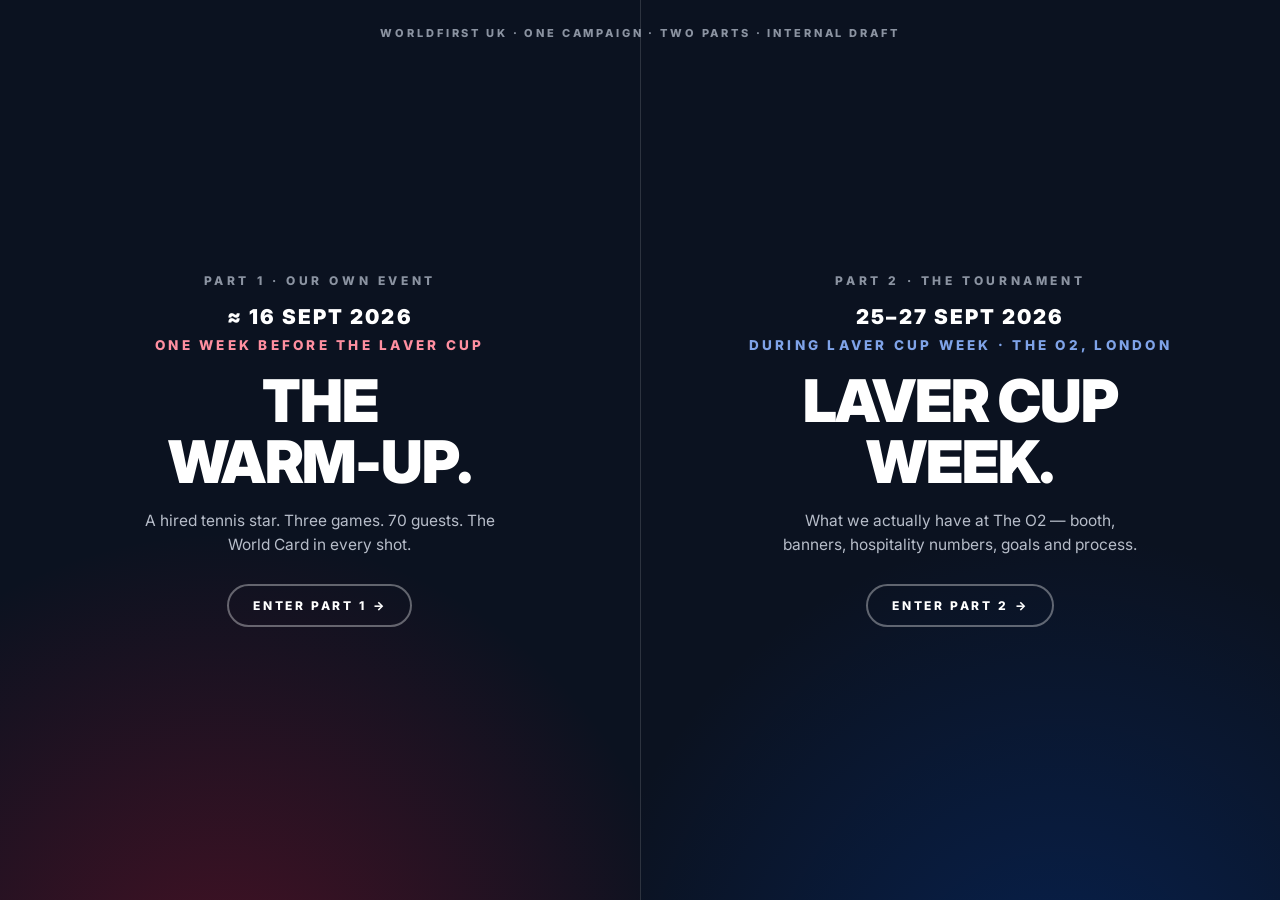
<file: index.html>
<!DOCTYPE html>
<html lang="en">
<head>
<meta charset="UTF-8">
<meta name="viewport" content="width=device-width, initial-scale=1.0">
<meta name="robots" content="noindex, nofollow">
<title>WorldFirst UK — The Warm-Up + Laver Cup Week</title>
<link rel="preconnect" href="https://fonts.googleapis.com">
<link href="https://fonts.googleapis.com/css2?family=Inter:wght@400;500;600;800;900&display=swap" rel="stylesheet">
<link rel="stylesheet" href="styles.css">
<style>body{background:var(--ink)}</style>
</head>
<body>
<div class="gatehead"><span>WorldFirst UK · One campaign · Two parts · Internal draft</span></div>
<div class="gate">
  <a class="half p1" href="part1.html">
    <div class="inner">
      <div class="pnum">Part 1 · Our own event</div>
      <div class="gdate">≈ 16 Sept 2026<span>One week before the Laver Cup</span></div>
      <h2>THE<br>WARM-UP.</h2>
      <p>A hired tennis star. Three games. 70 guests. The World Card in every shot.</p>
      <span class="enter">Enter Part 1 →</span>
    </div>
  </a>
  <div class="mid"></div>
  <a class="half p2" href="part2.html">
    <div class="inner">
      <div class="pnum">Part 2 · The tournament</div>
      <div class="gdate">25–27 Sept 2026<span>During Laver Cup week · The O2, London</span></div>
      <h2>LAVER CUP<br>WEEK.</h2>
      <p>What we actually have at The O2 — booth, banners, hospitality numbers, goals and process.</p>
      <span class="enter">Enter Part 2 →</span>
    </div>
  </a>
</div>
</body>
</html>
</file>
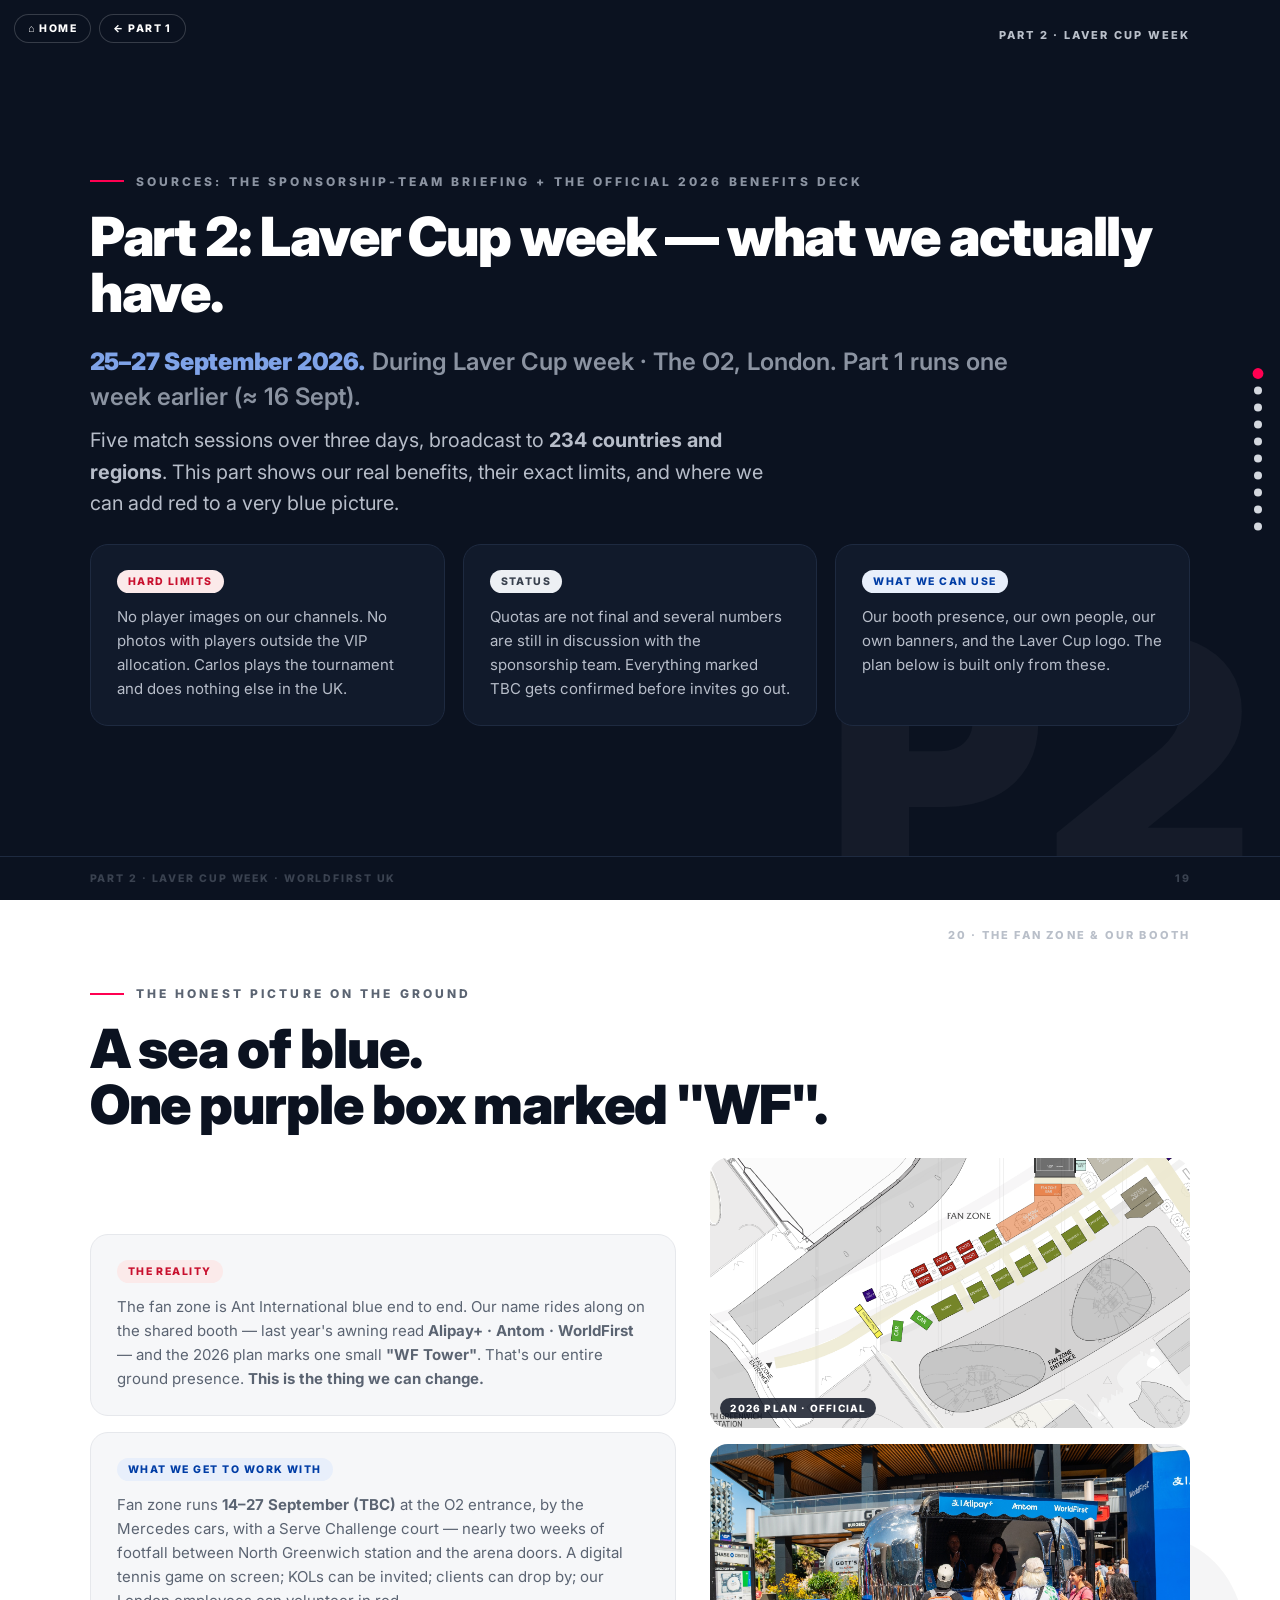
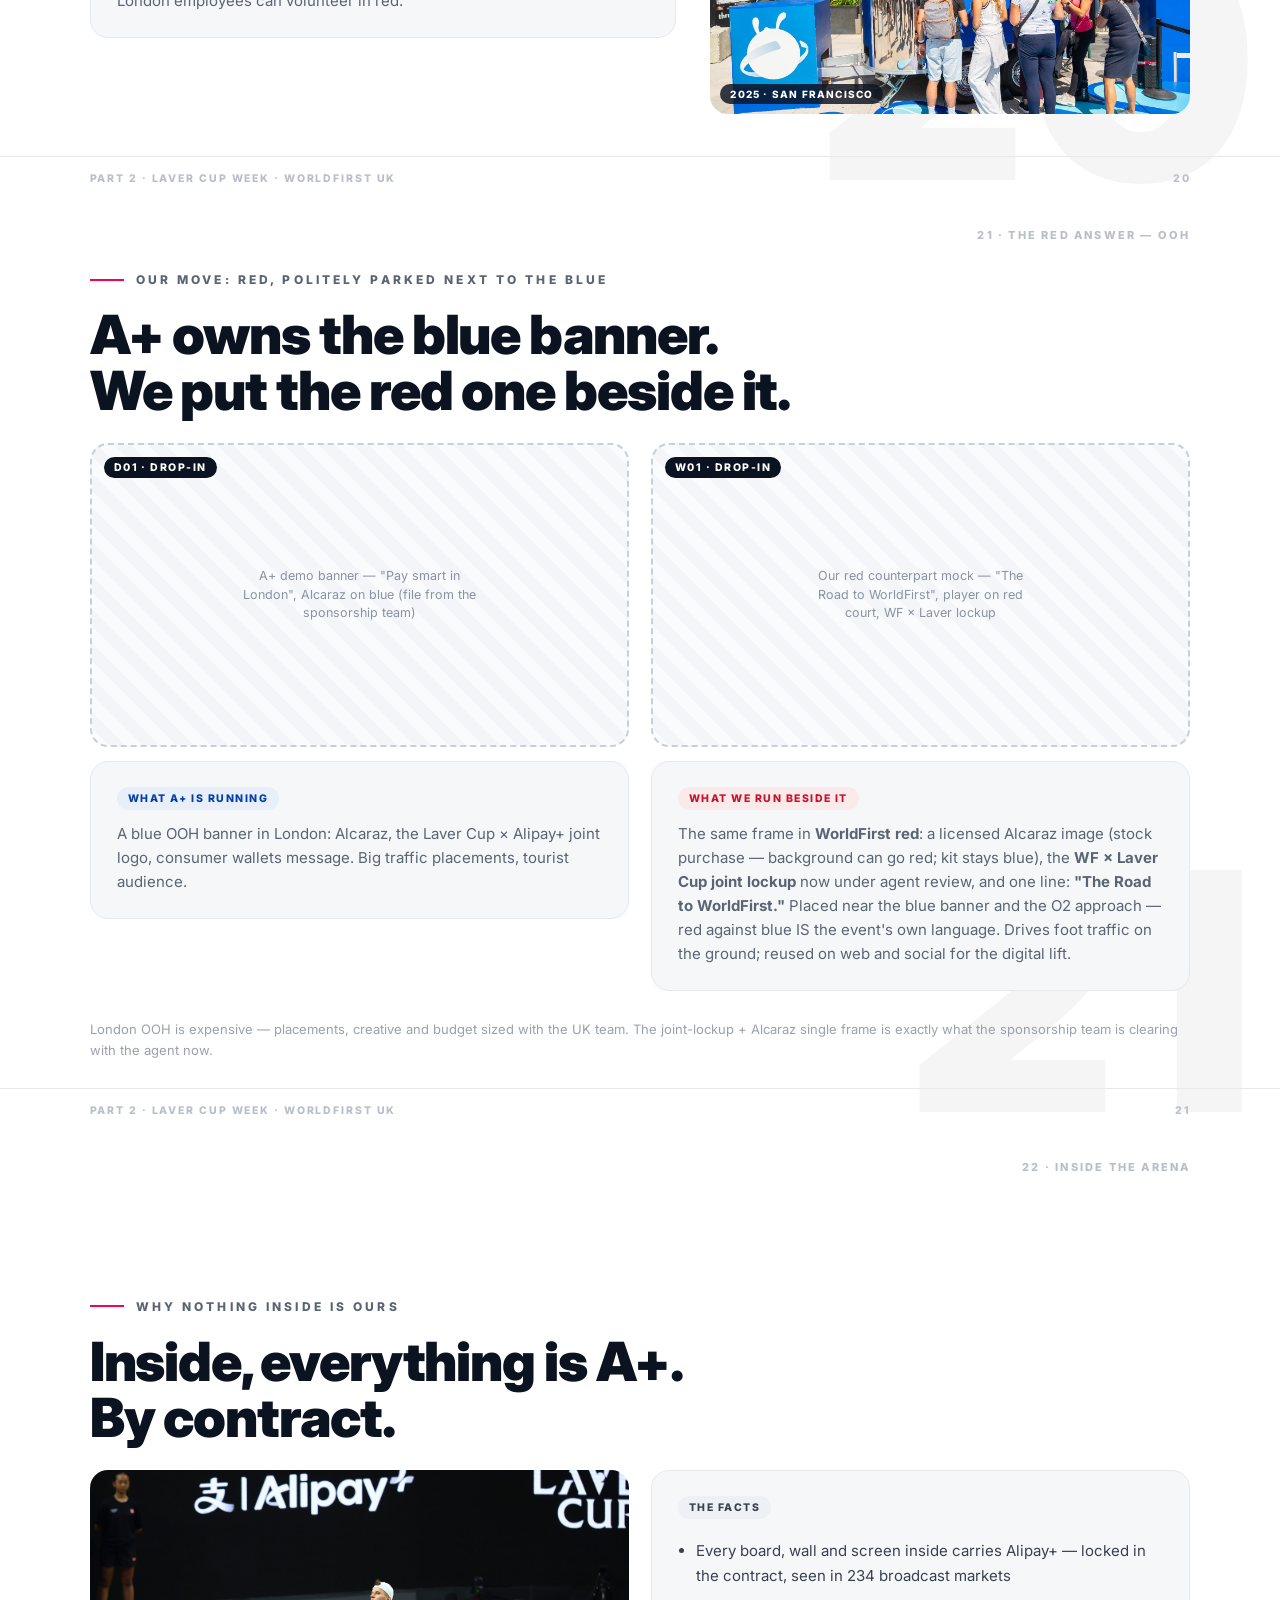
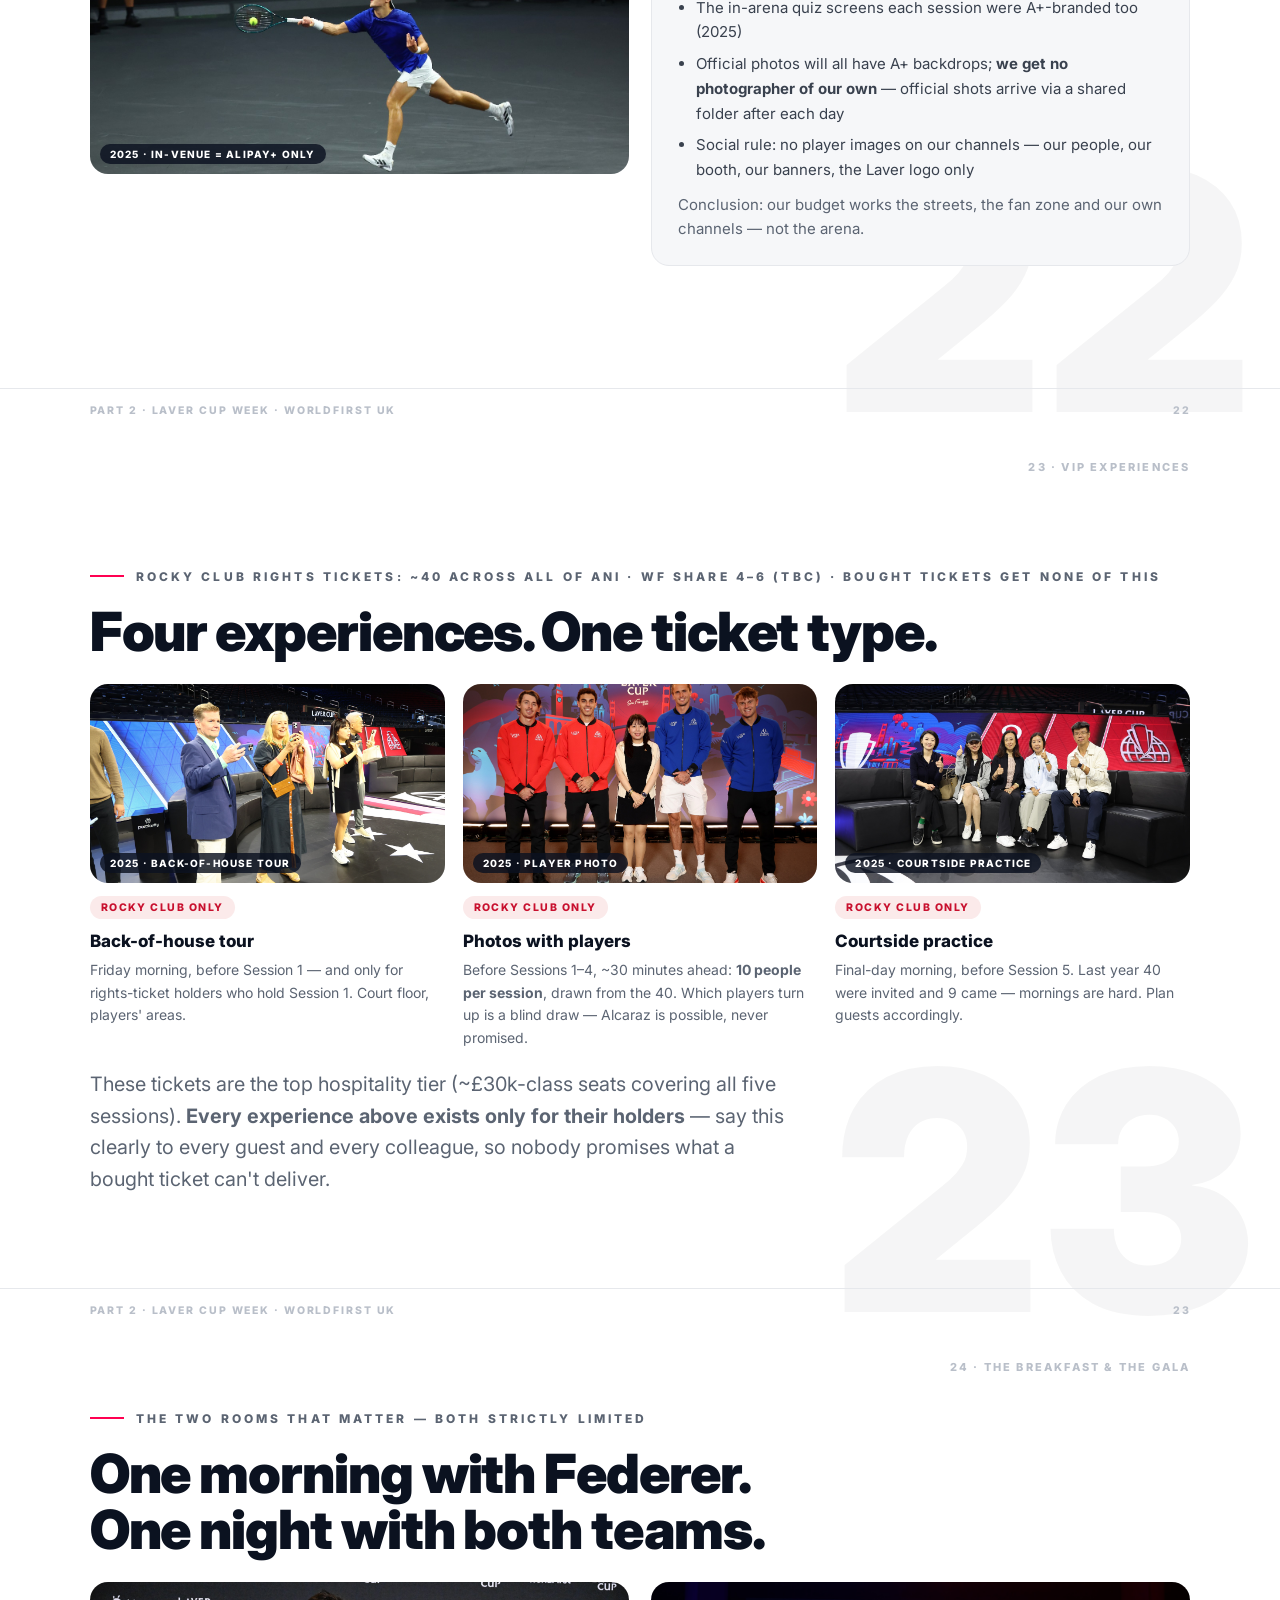
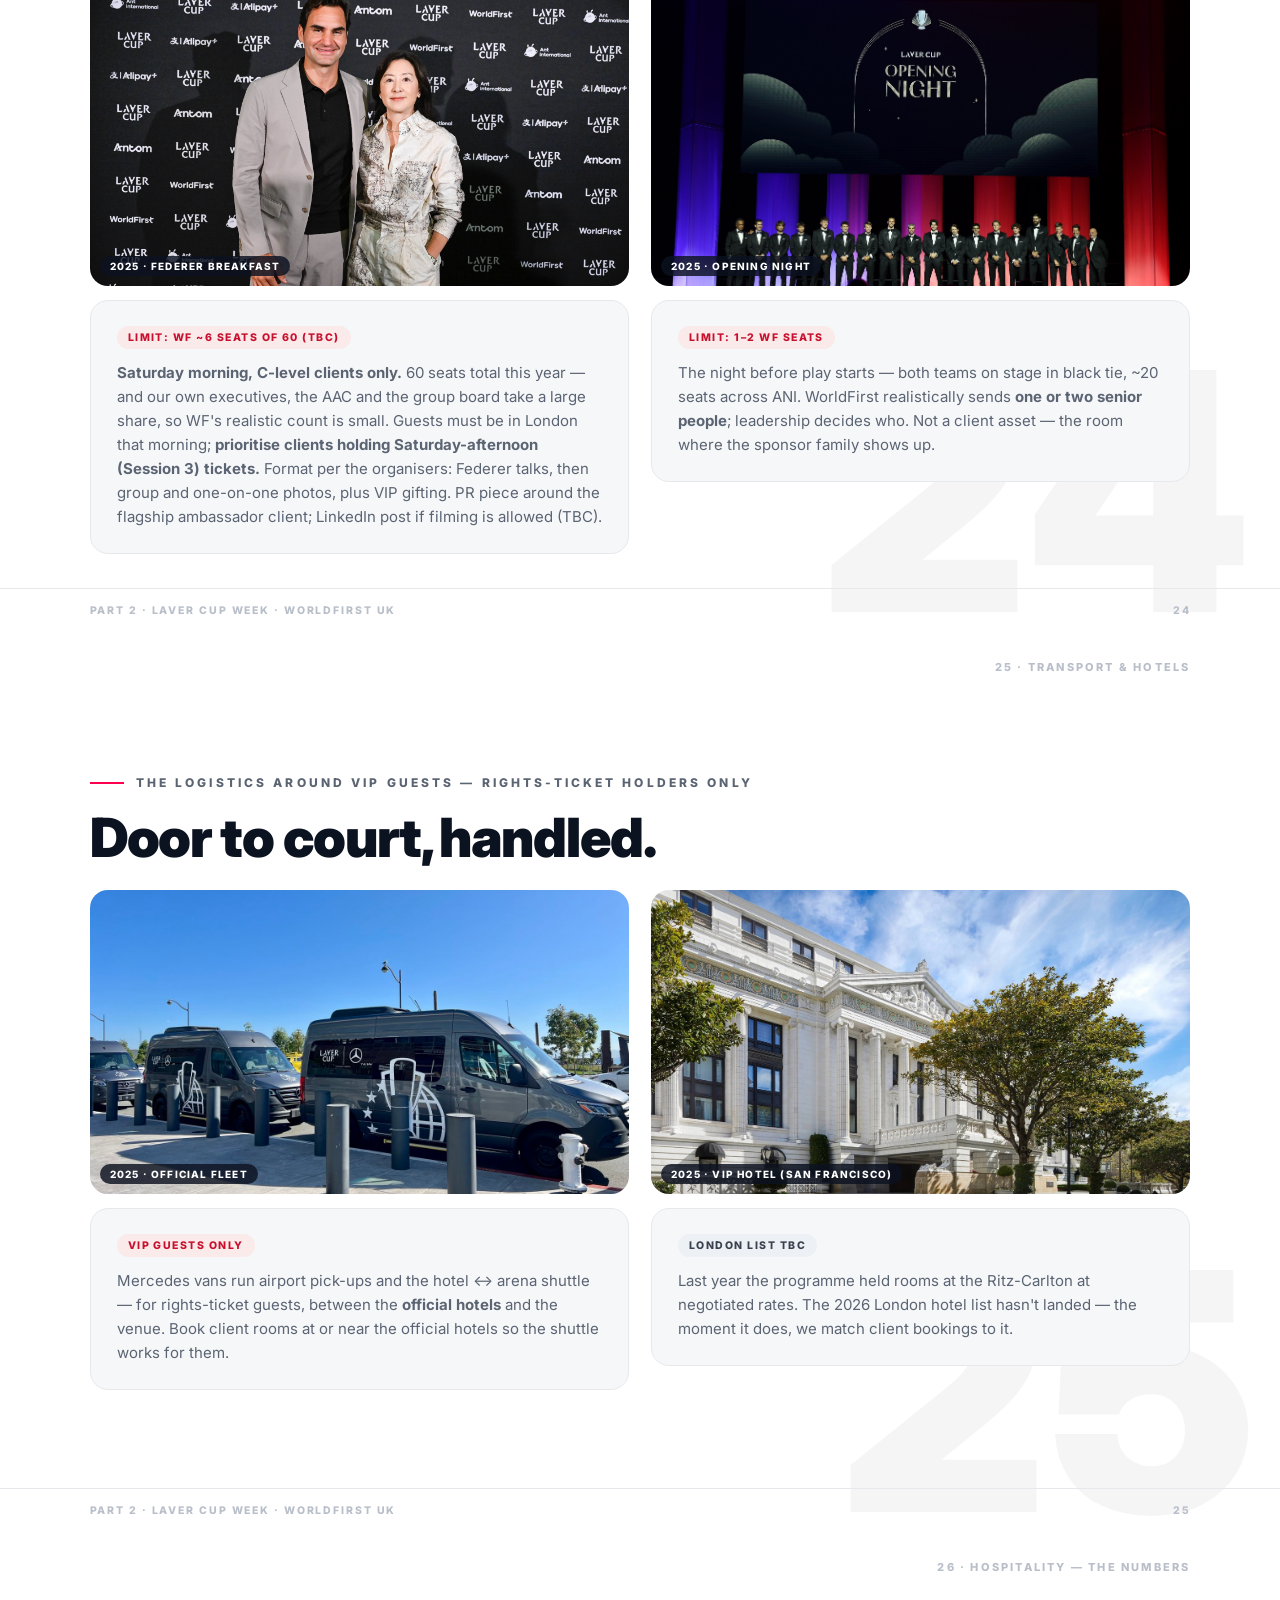
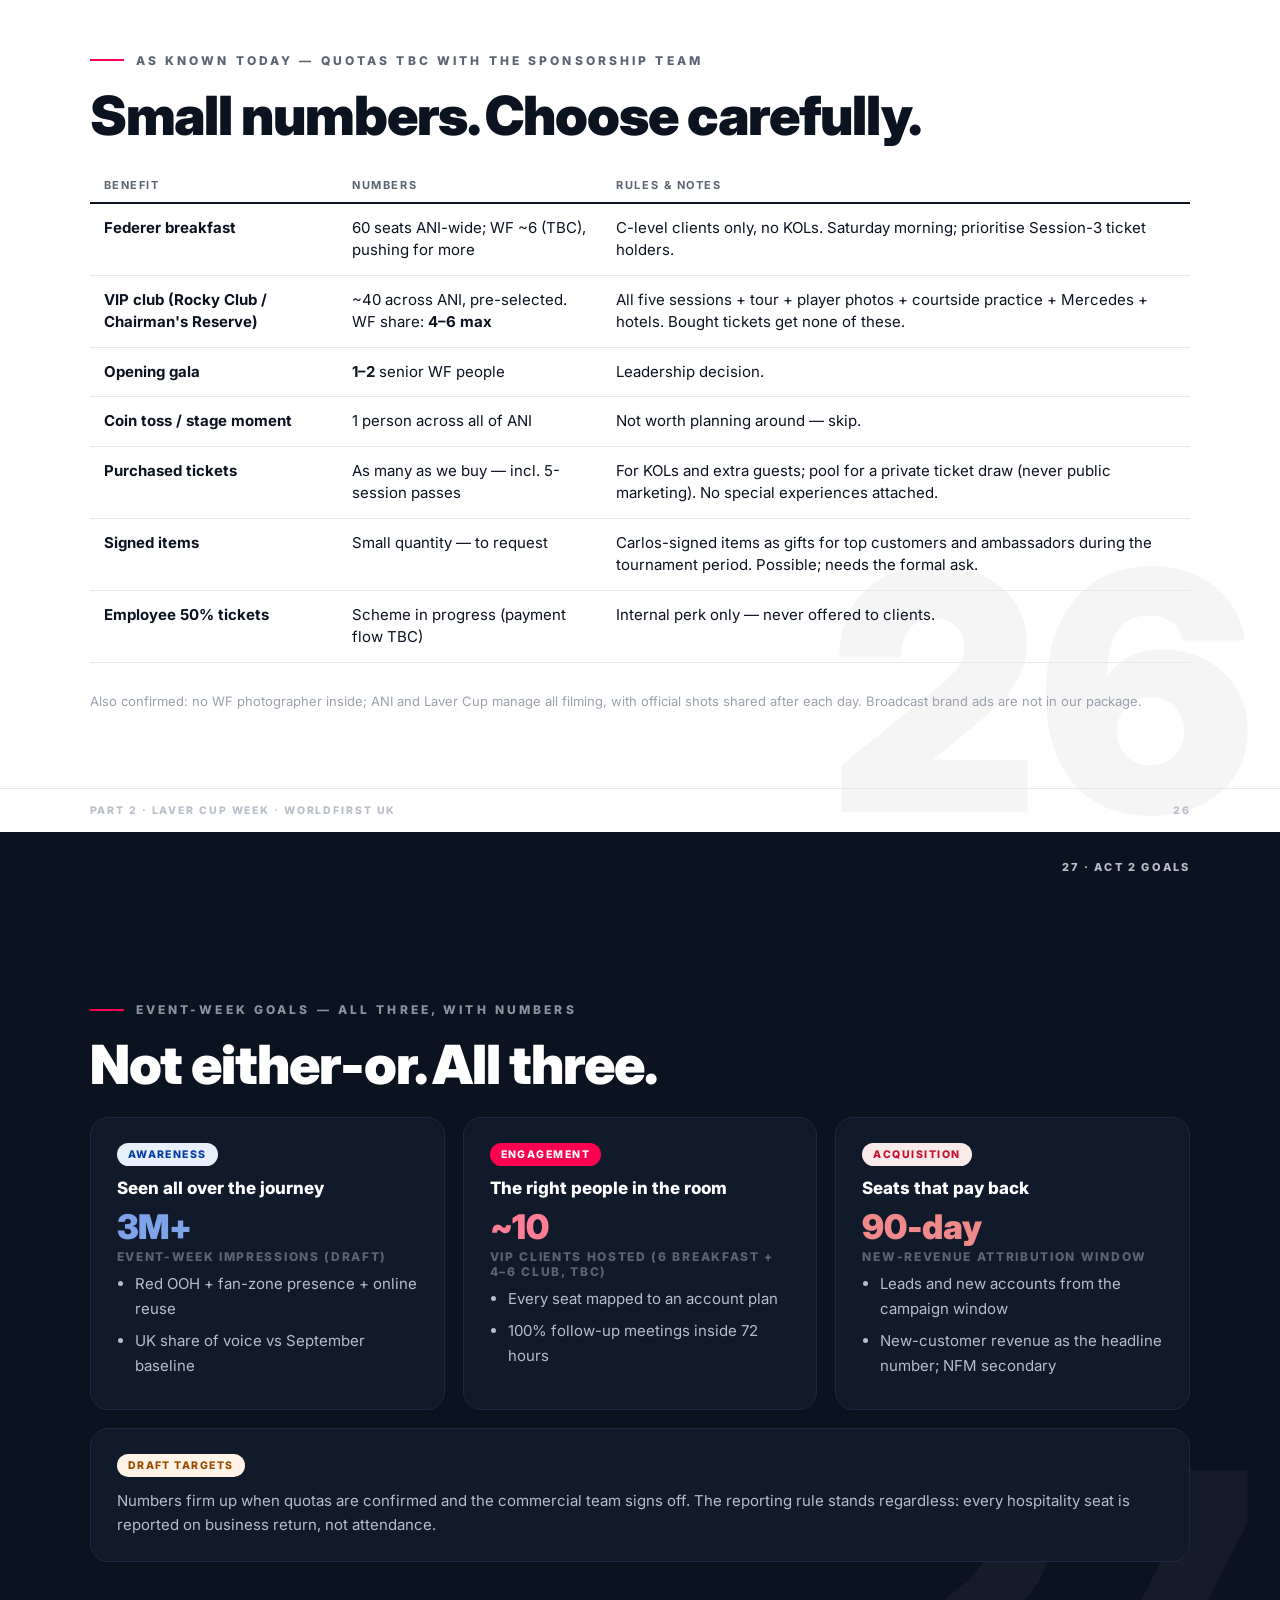
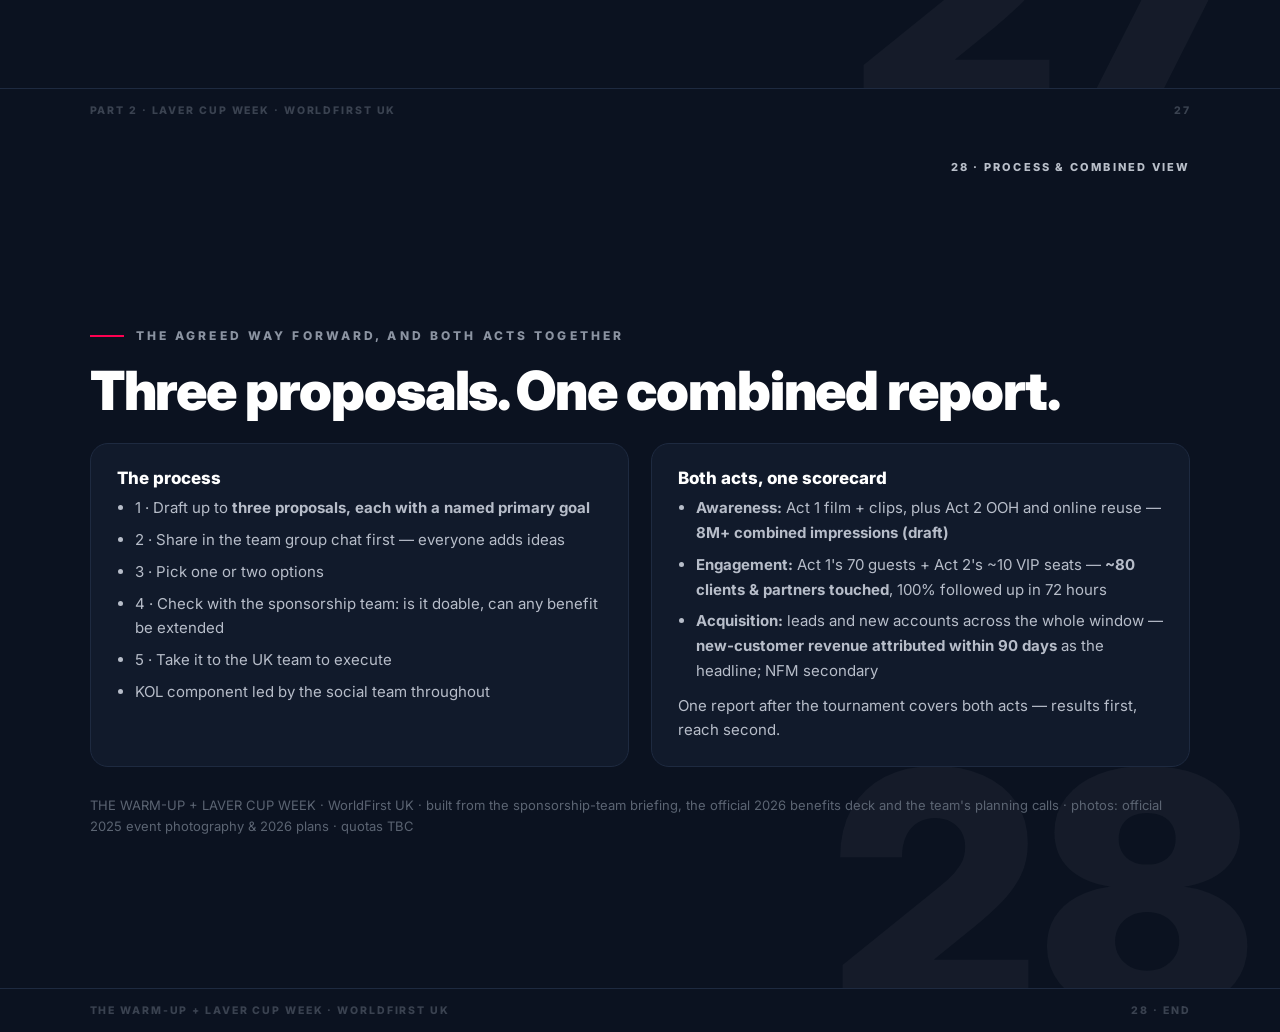
<file: part2.html>
<!DOCTYPE html>
<html lang="en">
<head>
<meta charset="UTF-8">
<meta name="viewport" content="width=device-width, initial-scale=1.0">
<meta name="robots" content="noindex, nofollow">
<title>Part 2 — Laver Cup Week · WorldFirst UK</title>
<link rel="preconnect" href="https://fonts.googleapis.com">
<link href="https://fonts.googleapis.com/css2?family=Inter:wght@400;500;600;800;900&display=swap" rel="stylesheet">
<link rel="stylesheet" href="styles.css">
</head>
<body>
<div class="bar" id="bar"></div>
<nav class="dots" id="dots"></nav>
<nav class="sitenav"><a href="index.html">⌂ Home</a><a href="part1.html">← Part 1</a></nav>

<!-- 19 PART 2 DIVIDER -->
<section class="slide dark" id="s19">
  <div class="num">PART 2 · LAVER CUP WEEK</div>
  <div class="ghost">P2</div>
  <div class="wrap">
    <div class="kicker">Sources: the sponsorship-team briefing + the official 2026 benefits deck</div>
    <h2 style="color:#fff">Part 2: Laver Cup week — what we actually have.</h2>
    <p class="dateline blue"><b>25–27 September 2026.</b> During Laver Cup week · The O2, London. Part 1 runs one week earlier (≈ 16 Sept).</p>
    <p class="lead" style="margin-top:10px">Five match sessions over three days, broadcast to <b>234 countries and regions</b>. This part shows our real benefits, their exact limits, and where we can add red to a very blue picture.</p>
    <div class="grid3" style="margin-top:24px">
      <div class="card"><span class="chip red">Hard limits</span><p>No player images on our channels. No photos with players outside the VIP allocation. Carlos plays the tournament and does nothing else in the UK.</p></div>
      <div class="card"><span class="chip grey">Status</span><p>Quotas are not final and several numbers are still in discussion with the sponsorship team. Everything marked TBC gets confirmed before invites go out.</p></div>
      <div class="card"><span class="chip blue">What we can use</span><p>Our booth presence, our own people, our own banners, and the Laver Cup logo. The plan below is built only from these.</p></div>
    </div>
  </div>
  <div class="strip"><span>Part 2 · Laver Cup Week · WorldFirst UK</span><span>19</span></div>
</section>

<!-- 20 FAN ZONE & BOOTH -->
<section class="slide" id="s20">
  <div class="num">20 · THE FAN ZONE &amp; OUR BOOTH</div>
  <div class="ghost">20</div>
  <div class="wrap">
    <div class="kicker">The honest picture on the ground</div>
    <h2>A sea of blue.<br>One purple box marked "WF".</h2>
    <div class="hero2">
      <div>
        <div class="card" style="margin-bottom:16px">
          <span class="chip red">The reality</span>
          <p>The fan zone is Ant International blue end to end. Our name rides along on the shared booth — last year's awning read <b>Alipay+ · Antom · WorldFirst</b> — and the 2026 plan marks one small <b>"WF Tower"</b>. That's our entire ground presence. <b>This is the thing we can change.</b></p>
        </div>
        <div class="card">
          <span class="chip blue">What we get to work with</span>
          <p>Fan zone runs <b>14–27 September (TBC)</b> at the O2 entrance, by the Mercedes cars, with a Serve Challenge court — nearly two weeks of footfall between North Greenwich station and the arena doors. A digital tennis game on screen; KOLs can be invited; clients can drop by; our London employees can volunteer in red.</p>
        </div>
      </div>
      <div>
        <figure class="pic r169" style="margin-bottom:16px"><span class="cap2">2026 plan · official</span><img src="img/lc-fanzone-plan.png" alt="2026 fan zone plan" loading="lazy"></figure>
        <figure class="pic r169"><span class="cap2">2025 · San Francisco</span><img src="img/lc-booth25.jpg" alt="2025 booth" loading="lazy"></figure>
      </div>
    </div>
  </div>
  <div class="strip"><span>Part 2 · Laver Cup Week · WorldFirst UK</span><span>20</span></div>
</section>

<!-- 21 THE RED ANSWER — OOH -->
<section class="slide" id="s21">
  <div class="num">21 · THE RED ANSWER — OOH</div>
  <div class="ghost">21</div>
  <div class="wrap">
    <div class="kicker">Our move: red, politely parked next to the blue</div>
    <h2>A+ owns the blue banner.<br>We put the red one beside it.</h2>
    <div class="grid2">
      <div>
        <figure class="ph r169" data-id="D01" style="margin-bottom:14px"><span class="tag">D01 · DROP-IN</span><span class="cap">A+ demo banner — "Pay smart in London", Alcaraz on blue (file from the sponsorship team)</span></figure>
        <div class="card">
          <span class="chip blue">What A+ is running</span>
          <p>A blue OOH banner in London: Alcaraz, the Laver Cup × Alipay+ joint logo, consumer wallets message. Big traffic placements, tourist audience.</p>
        </div>
      </div>
      <div>
        <figure class="ph r169" data-id="W01" style="margin-bottom:14px"><span class="tag">W01 · DROP-IN</span><span class="cap">Our red counterpart mock — "The Road to WorldFirst", player on red court, WF × Laver lockup</span></figure>
        <div class="card">
          <span class="chip red">What we run beside it</span>
          <p>The same frame in <b>WorldFirst red</b>: a licensed Alcaraz image (stock purchase — background can go red; kit stays blue), the <b>WF × Laver Cup joint lockup</b> now under agent review, and one line: <b>"The Road to WorldFirst."</b> Placed near the blue banner and the O2 approach — red against blue IS the event's own language. Drives foot traffic on the ground; reused on web and social for the digital lift.</p>
        </div>
      </div>
    </div>
    <p class="foot">London OOH is expensive — placements, creative and budget sized with the UK team. The joint-lockup + Alcaraz single frame is exactly what the sponsorship team is clearing with the agent now.</p>
  </div>
  <div class="strip"><span>Part 2 · Laver Cup Week · WorldFirst UK</span><span>21</span></div>
</section>

<!-- 22 INSIDE THE ARENA -->
<section class="slide" id="s22">
  <div class="num">22 · INSIDE THE ARENA</div>
  <div class="ghost">22</div>
  <div class="wrap">
    <div class="kicker">Why nothing inside is ours</div>
    <h2>Inside, everything is A+.<br>By contract.</h2>
    <div class="grid2">
      <figure class="pic r169"><span class="cap2">2025 · in-venue = Alipay+ only</span><img src="img/lc-backwall.jpg" alt="In-venue Alipay+ branding" loading="lazy"></figure>
      <div class="card">
        <span class="chip grey">The facts</span>
        <ul>
          <li>Every board, wall and screen inside carries Alipay+ — locked in the contract, seen in 234 broadcast markets</li>
          <li>The in-arena quiz screens each session were A+-branded too (2025)</li>
          <li>Official photos will all have A+ backdrops; <b>we get no photographer of our own</b> — official shots arrive via a shared folder after each day</li>
          <li>Social rule: no player images on our channels — our people, our booth, our banners, the Laver logo only</li>
        </ul>
        <p style="margin-top:10px">Conclusion: our budget works the streets, the fan zone and our own channels — not the arena.</p>
      </div>
    </div>
  </div>
  <div class="strip"><span>Part 2 · Laver Cup Week · WorldFirst UK</span><span>22</span></div>
</section>

<!-- 23 VIP EXPERIENCES -->
<section class="slide" id="s23">
  <div class="num">23 · VIP EXPERIENCES</div>
  <div class="ghost">23</div>
  <div class="wrap">
    <div class="kicker">Rocky Club rights tickets: ~40 across all of ANI · WF share 4–6 (TBC) · bought tickets get none of this</div>
    <h2>Four experiences. One ticket type.</h2>
    <div class="grid3">
      <div>
        <figure class="pic r169" style="margin-bottom:12px"><span class="cap2">2025 · back-of-house tour</span><img src="img/lc-tour.jpg" alt="Back of house tour" loading="lazy"></figure>
        <span class="chip red">Rocky Club only</span>
        <h3>Back-of-house tour</h3>
        <p style="color:var(--grey);font-size:14px;line-height:1.6">Friday morning, before Session 1 — and only for rights-ticket holders who hold Session 1. Court floor, players' areas.</p>
      </div>
      <div>
        <figure class="pic r169" style="margin-bottom:12px"><span class="cap2">2025 · player photo</span><img src="img/lc-photoop.jpg" alt="Player photo opportunity" loading="lazy"></figure>
        <span class="chip red">Rocky Club only</span>
        <h3>Photos with players</h3>
        <p style="color:var(--grey);font-size:14px;line-height:1.6">Before Sessions 1–4, ~30 minutes ahead: <b>10 people per session</b>, drawn from the 40. Which players turn up is a blind draw — Alcaraz is possible, never promised.</p>
      </div>
      <div>
        <figure class="pic r169" style="margin-bottom:12px"><span class="cap2">2025 · courtside practice</span><img src="img/lc-courtside.jpg" alt="Courtside practice" loading="lazy"></figure>
        <span class="chip red">Rocky Club only</span>
        <h3>Courtside practice</h3>
        <p style="color:var(--grey);font-size:14px;line-height:1.6">Final-day morning, before Session 5. Last year 40 were invited and 9 came — mornings are hard. Plan guests accordingly.</p>
      </div>
    </div>
    <p class="lead" style="margin-top:20px">These tickets are the top hospitality tier (~£30k-class seats covering all five sessions). <b>Every experience above exists only for their holders</b> — say this clearly to every guest and every colleague, so nobody promises what a bought ticket can't deliver.</p>
  </div>
  <div class="strip"><span>Part 2 · Laver Cup Week · WorldFirst UK</span><span>23</span></div>
</section>

<!-- 24 BREAKFAST & GALA -->
<section class="slide" id="s24">
  <div class="num">24 · THE BREAKFAST &amp; THE GALA</div>
  <div class="ghost">24</div>
  <div class="wrap">
    <div class="kicker">The two rooms that matter — both strictly limited</div>
    <h2>One morning with Federer.<br>One night with both teams.</h2>
    <div class="grid2">
      <div>
        <figure class="pic r169" style="margin-bottom:14px"><span class="cap2">2025 · Federer breakfast</span><img src="img/lc-breakfast.jpg" alt="Federer breakfast" loading="lazy"></figure>
        <div class="card">
          <span class="chip red">Limit: WF ~6 seats of 60 (TBC)</span>
          <p><b>Saturday morning, C-level clients only.</b> 60 seats total this year — and our own executives, the AAC and the group board take a large share, so WF's realistic count is small. Guests must be in London that morning; <b>prioritise clients holding Saturday-afternoon (Session 3) tickets.</b> Format per the organisers: Federer talks, then group and one-on-one photos, plus VIP gifting. PR piece around the flagship ambassador client; LinkedIn post if filming is allowed (TBC).</p>
        </div>
      </div>
      <div>
        <figure class="pic r169" style="margin-bottom:14px"><span class="cap2">2025 · opening night</span><img src="img/lc-gala.jpg" alt="Opening night gala" loading="lazy"></figure>
        <div class="card">
          <span class="chip red">Limit: 1–2 WF seats</span>
          <p>The night before play starts — both teams on stage in black tie, ~20 seats across ANI. WorldFirst realistically sends <b>one or two senior people</b>; leadership decides who. Not a client asset — the room where the sponsor family shows up.</p>
        </div>
      </div>
    </div>
  </div>
  <div class="strip"><span>Part 2 · Laver Cup Week · WorldFirst UK</span><span>24</span></div>
</section>

<!-- 25 TRANSPORT & HOTELS -->
<section class="slide" id="s25">
  <div class="num">25 · TRANSPORT &amp; HOTELS</div>
  <div class="ghost">25</div>
  <div class="wrap">
    <div class="kicker">The logistics around VIP guests — rights-ticket holders only</div>
    <h2>Door to court, handled.</h2>
    <div class="grid2">
      <div>
        <figure class="pic r169" style="margin-bottom:14px"><span class="cap2">2025 · official fleet</span><img src="img/lc-mercedes.jpg" alt="Mercedes fleet" loading="lazy"></figure>
        <div class="card">
          <span class="chip red">VIP guests only</span>
          <p>Mercedes vans run airport pick-ups and the hotel ↔ arena shuttle — for rights-ticket guests, between the <b>official hotels</b> and the venue. Book client rooms at or near the official hotels so the shuttle works for them.</p>
        </div>
      </div>
      <div>
        <figure class="pic r169" style="margin-bottom:14px"><span class="cap2">2025 · VIP hotel (San Francisco)</span><img src="img/lc-hotel.jpg" alt="VIP hotel" loading="lazy"></figure>
        <div class="card">
          <span class="chip grey">London list TBC</span>
          <p>Last year the programme held rooms at the Ritz-Carlton at negotiated rates. The 2026 London hotel list hasn't landed — the moment it does, we match client bookings to it.</p>
        </div>
      </div>
    </div>
  </div>
  <div class="strip"><span>Part 2 · Laver Cup Week · WorldFirst UK</span><span>25</span></div>
</section>

<!-- 26 HOSPITALITY NUMBERS -->
<section class="slide" id="s26">
  <div class="num">26 · HOSPITALITY — THE NUMBERS</div>
  <div class="ghost">26</div>
  <div class="wrap">
    <div class="kicker">As known today — quotas TBC with the sponsorship team</div>
    <h2>Small numbers. Choose carefully.</h2>
    <table class="tbl">
      <tr><th>Benefit</th><th>Numbers</th><th>Rules &amp; notes</th></tr>
      <tr><td>Federer breakfast</td><td>60 seats ANI-wide; WF ~6 (TBC), pushing for more</td><td>C-level clients only, no KOLs. Saturday morning; prioritise Session-3 ticket holders.</td></tr>
      <tr><td>VIP club (Rocky Club / Chairman's Reserve)</td><td>~40 across ANI, pre-selected. WF share: <b>4–6 max</b></td><td>All five sessions + tour + player photos + courtside practice + Mercedes + hotels. Bought tickets get none of these.</td></tr>
      <tr><td>Opening gala</td><td><b>1–2</b> senior WF people</td><td>Leadership decision.</td></tr>
      <tr><td>Coin toss / stage moment</td><td>1 person across all of ANI</td><td>Not worth planning around — skip.</td></tr>
      <tr><td>Purchased tickets</td><td>As many as we buy — incl. 5-session passes</td><td>For KOLs and extra guests; pool for a private ticket draw (never public marketing). No special experiences attached.</td></tr>
      <tr><td>Signed items</td><td>Small quantity — to request</td><td>Carlos-signed items as gifts for top customers and ambassadors during the tournament period. Possible; needs the formal ask.</td></tr>
      <tr><td>Employee 50% tickets</td><td>Scheme in progress (payment flow TBC)</td><td>Internal perk only — never offered to clients.</td></tr>
    </table>
    <p class="foot">Also confirmed: no WF photographer inside; ANI and Laver Cup manage all filming, with official shots shared after each day. Broadcast brand ads are not in our package.</p>
  </div>
  <div class="strip"><span>Part 2 · Laver Cup Week · WorldFirst UK</span><span>26</span></div>
</section>

<!-- 27 ACT 2 GOALS -->
<section class="slide dark" id="s27">
  <div class="num">27 · ACT 2 GOALS</div>
  <div class="ghost">27</div>
  <div class="wrap">
    <div class="kicker">Event-week goals — all three, with numbers</div>
    <h2 style="color:#fff">Not either-or. All three.</h2>
    <div class="grid3">
      <div class="card goal">
        <span class="chip blue">Awareness</span>
        <h3>Seen all over the journey</h3>
        <div class="big" style="color:#7FA3E8">3M+</div>
        <div class="unit">event-week impressions (draft)</div>
        <ul>
          <li>Red OOH + fan-zone presence + online reuse</li>
          <li>UK share of voice vs September baseline</li>
        </ul>
      </div>
      <div class="card goal">
        <span class="chip pink">Engagement</span>
        <h3>The right people in the room</h3>
        <div class="big" style="color:#FF7D95">~10</div>
        <div class="unit">VIP clients hosted (6 breakfast + 4–6 club, TBC)</div>
        <ul>
          <li>Every seat mapped to an account plan</li>
          <li>100% follow-up meetings inside 72 hours</li>
        </ul>
      </div>
      <div class="card goal">
        <span class="chip red">Acquisition</span>
        <h3>Seats that pay back</h3>
        <div class="big" style="color:#F08A8A">90-day</div>
        <div class="unit">new-revenue attribution window</div>
        <ul>
          <li>Leads and new accounts from the campaign window</li>
          <li>New-customer revenue as the headline number; NFM secondary</li>
        </ul>
      </div>
    </div>
    <div class="card" style="margin-top:18px">
      <span class="chip draft">Draft targets</span>
      <p>Numbers firm up when quotas are confirmed and the commercial team signs off. The reporting rule stands regardless: every hospitality seat is reported on business return, not attendance.</p>
    </div>
  </div>
  <div class="strip"><span>Part 2 · Laver Cup Week · WorldFirst UK</span><span>27</span></div>
</section>

<!-- 28 PROCESS & COMBINED -->
<section class="slide dark" id="s28">
  <div class="num">28 · PROCESS &amp; COMBINED VIEW</div>
  <div class="ghost">28</div>
  <div class="wrap">
    <div class="kicker">The agreed way forward, and both acts together</div>
    <h2 style="color:#fff">Three proposals. One combined report.</h2>
    <div class="grid2">
      <div class="card">
        <h3>The process</h3>
        <ul>
          <li>1 · Draft up to <b>three proposals, each with a named primary goal</b></li>
          <li>2 · Share in the team group chat first — everyone adds ideas</li>
          <li>3 · Pick one or two options</li>
          <li>4 · Check with the sponsorship team: is it doable, can any benefit be extended</li>
          <li>5 · Take it to the UK team to execute</li>
          <li>KOL component led by the social team throughout</li>
        </ul>
      </div>
      <div class="card">
        <h3>Both acts, one scorecard</h3>
        <ul>
          <li><b>Awareness:</b> Act 1 film + clips, plus Act 2 OOH and online reuse — <b>8M+ combined impressions (draft)</b></li>
          <li><b>Engagement:</b> Act 1's 70 guests + Act 2's ~10 VIP seats — <b>~80 clients &amp; partners touched</b>, 100% followed up in 72 hours</li>
          <li><b>Acquisition:</b> leads and new accounts across the whole window — <b>new-customer revenue attributed within 90 days</b> as the headline; NFM secondary</li>
        </ul>
        <p style="margin-top:10px">One report after the tournament covers both acts — results first, reach second.</p>
      </div>
    </div>
    <p class="foot" style="color:#5B6472">THE WARM-UP + LAVER CUP WEEK · WorldFirst UK · built from the sponsorship-team briefing, the official 2026 benefits deck and the team's planning calls · photos: official 2025 event photography &amp; 2026 plans · quotas TBC</p>
  </div>
  <div class="strip"><span>The Warm-Up + Laver Cup Week · WorldFirst UK</span><span>28 · END</span></div>
</section>

<script>
const slides=[...document.querySelectorAll('.slide')];
const dots=document.getElementById('dots');
slides.forEach((s,i)=>{const a=document.createElement('a');a.href='#'+s.id;dots.appendChild(a);});
const das=[...dots.children];
function sync(){
  const y=window.scrollY+innerHeight/2;
  let idx=0;
  slides.forEach((s,i)=>{if(s.offsetTop<=y)idx=i;});
  das.forEach((d,i)=>d.classList.toggle('on',i===idx));
  const max=document.body.scrollHeight-innerHeight;
  document.getElementById('bar').style.width=(max?window.scrollY/max*100:0)+'%';
}
addEventListener('scroll',sync,{passive:true});sync();
addEventListener('keydown',e=>{
  if(['ArrowDown','PageDown',' '].includes(e.key)){e.preventDefault();nav(1);}
  if(['ArrowUp','PageUp'].includes(e.key)){e.preventDefault();nav(-1);}
});
function nav(dir){
  const y=window.scrollY+innerHeight/2;
  let idx=0;slides.forEach((s,i)=>{if(s.offsetTop<=y)idx=i;});
  const t=slides[Math.min(slides.length-1,Math.max(0,idx+dir))];
  t.scrollIntoView({behavior:'smooth'});
}
</script>
</body>
</html>
</file>
<file: styles.css>
:root{
  --ink:#0B1220; --grey:#5B6472; --line:#E6E8EC; --paper:#FFFFFF; --soft:#F6F7F9;
  --europe:#003DA5; --world:#C8102E; --wf:#FF0051;
}
*{margin:0;padding:0;box-sizing:border-box}
html{scroll-snap-type:y mandatory;scroll-behavior:smooth}
body{font-family:'Inter',-apple-system,'Segoe UI',sans-serif;color:var(--ink);background:var(--paper)}
.slide{min-height:100vh;scroll-snap-align:start;display:flex;align-items:center;position:relative;overflow:hidden;padding:72px 7vw}
.wrap{max-width:1120px;margin:0 auto;width:100%;position:relative;z-index:2}
.ghost{position:absolute;right:2vw;bottom:-2vw;font-size:26vw;font-weight:900;color:rgba(11,18,32,.04);line-height:1;z-index:1;user-select:none}
.dark .ghost{color:rgba(255,255,255,.04)}
.kicker{font-size:12px;font-weight:800;letter-spacing:.26em;text-transform:uppercase;color:var(--grey);margin-bottom:20px;display:flex;align-items:center;gap:12px}
.kicker::before{content:"";width:34px;height:2px;background:var(--wf)}
h1{font-size:clamp(44px,7vw,96px);line-height:.98;font-weight:900;letter-spacing:-.025em}
h2{font-size:clamp(30px,4.4vw,54px);line-height:1.04;font-weight:900;letter-spacing:-.02em;margin-bottom:24px}
h3{font-size:17px;font-weight:800;margin-bottom:8px}
p.lead{font-size:clamp(17px,1.55vw,20px);line-height:1.6;color:var(--grey);max-width:58ch}
.num{position:absolute;top:28px;right:7vw;font-size:11px;font-weight:800;letter-spacing:.2em;color:#B9BFC9;z-index:3}
.strip{position:absolute;left:0;right:0;bottom:0;height:44px;display:flex;align-items:center;justify-content:space-between;padding:0 7vw;font-size:10.5px;font-weight:800;letter-spacing:.18em;text-transform:uppercase;color:#B9BFC9;border-top:1px solid var(--line);z-index:3;background:inherit}
.dark .strip{border-top-color:#1E2A40;color:#3A4250}
.chip{display:inline-flex;align-items:center;font-size:10.5px;font-weight:800;letter-spacing:.14em;text-transform:uppercase;padding:5px 11px;border-radius:100px;white-space:nowrap;margin-bottom:12px}
.chip.pink{background:var(--wf);color:#fff}
.chip.blue{background:#E8EFFB;color:var(--europe)}
.chip.red{background:#FBEAEA;color:var(--world)}
.chip.grey{background:#EDF0F4;color:#39414E}
.chip.draft{background:#FFF3E8;color:#9A4B00}
.grid2{display:grid;grid-template-columns:1fr 1fr;gap:22px}
.grid3{display:grid;grid-template-columns:repeat(3,1fr);gap:18px}
.grid4{display:grid;grid-template-columns:repeat(4,1fr);gap:16px}
.card{background:var(--soft);border:1px solid var(--line);border-radius:18px;padding:24px 26px}
.card p{font-size:15px;line-height:1.6;color:var(--grey)}
.card ul{margin:8px 0 0 18px}
.card li{font-size:15px;line-height:1.65;color:#39414E;margin-bottom:7px}
.dark{background:var(--ink);color:#fff}
.dark .kicker{color:#8B93A1}
.dark p.lead{color:#B7BDC9}
.dark .card{background:#111A2B;border-color:#1E2A40}
.dark .card p,.dark .card li{color:#B7BDC9}
.dark h3{color:#fff}
.tbl{width:100%;border-collapse:collapse;margin-top:6px}
.tbl th{font-size:11px;letter-spacing:.14em;text-transform:uppercase;color:var(--grey);text-align:left;padding:10px 14px;border-bottom:2px solid var(--ink)}
.tbl td{font-size:15px;line-height:1.5;padding:13px 14px;border-bottom:1px solid var(--line);vertical-align:top}
.tbl td:first-child{font-weight:700}
.rec{background:#FFF5F8}
.foot{margin-top:28px;font-size:13px;color:#9AA1AC;line-height:1.6}
.dots{position:fixed;right:18px;top:50%;transform:translateY(-50%);display:flex;flex-direction:column;gap:9px;z-index:50}
.dots a{width:8px;height:8px;border-radius:50%;background:#D4D8DF;transition:.2s}
.dots a.on{background:var(--wf);transform:scale(1.35)}
.bar{position:fixed;top:0;left:0;height:4px;background:linear-gradient(90deg,var(--europe),var(--wf),var(--world));width:0;z-index:60;transition:width .15s}
.trow{display:grid;grid-template-columns:180px 1fr;gap:18px;padding:15px 0;border-bottom:1px solid var(--line);align-items:baseline}
.trow .when{font-weight:900;font-size:16px}
.trow .what{font-size:15.5px;line-height:1.6;color:#39414E}
.trow .what b{color:var(--ink)}
.hot{color:var(--world);font-weight:800}
/* image drop-in slots */
.ph{position:relative;border:2px dashed #C9CFD8;border-radius:18px;background:repeating-linear-gradient(45deg,#FAFBFC,#FAFBFC 12px,#F3F5F8 12px,#F3F5F8 24px);display:flex;align-items:center;justify-content:center;overflow:hidden}
.ph .tag{position:absolute;top:12px;left:12px;background:var(--ink);color:#fff;font-size:10.5px;font-weight:800;letter-spacing:.14em;padding:4px 10px;border-radius:100px}
.ph .cap{font-size:12.5px;color:#8B93A1;text-align:center;padding:0 18px;line-height:1.5;max-width:34ch}
.dark .ph{border-color:#2A3650;background:repeating-linear-gradient(45deg,#0E1626,#0E1626 12px,#121B2E 12px,#121B2E 24px)}
.dark .ph .tag{background:var(--wf)}
.r169{aspect-ratio:16/9}
.r34{aspect-ratio:3/4}
.r45{aspect-ratio:4/5}
.hero2{display:grid;grid-template-columns:1.1fr .9fr;gap:34px;align-items:center}
.face{width:44px;height:44px;border-radius:50%;object-fit:cover;flex:0 0 44px;background:#E6E8EC}
.tcell{display:flex;align-items:center;gap:12px}
.faces{display:flex;gap:6px}
.wikilink{font-size:10.5px;font-weight:800;letter-spacing:.08em;color:var(--europe);text-decoration:none;border-bottom:1.5px solid #B9CCEB;white-space:nowrap}
.wikilink:hover{color:var(--wf);border-bottom-color:var(--wf)}
.dark .tbl th{color:#8B93A1;border-bottom-color:#fff}
.dark .tbl td{border-bottom-color:#1E2A40;color:#B7BDC9}
.dark .tbl td:first-child{color:#fff}
.goal .big{font-size:34px;font-weight:900;letter-spacing:-.01em;margin:6px 0 2px}
.goal .unit{font-size:12px;font-weight:800;letter-spacing:.14em;text-transform:uppercase;color:var(--grey)}
/* real images */
figure.pic{border-radius:18px;overflow:hidden;position:relative;background:#0E1626}
.pic img{width:100%;height:100%;object-fit:cover;display:block}
.pic .cap2{position:absolute;bottom:10px;left:10px;background:rgba(11,18,32,.82);color:#fff;font-size:10px;font-weight:800;letter-spacing:.12em;padding:4px 10px;border-radius:100px;text-transform:uppercase;z-index:2}
/* site nav on part pages */
.sitenav{position:fixed;top:14px;left:14px;z-index:80;display:flex;gap:8px}
.sitenav a{font-size:10.5px;font-weight:800;letter-spacing:.14em;text-transform:uppercase;padding:7px 13px;border-radius:100px;text-decoration:none;background:rgba(11,18,32,.85);color:#fff;border:1px solid rgba(255,255,255,.18)}
.sitenav a:hover{background:var(--wf)}
/* explicit dates — pure typography, no boxes */
.dateline{font-size:clamp(18px,1.9vw,24px);font-weight:600;line-height:1.45;color:var(--grey);margin:14px 0 4px;max-width:58ch}
.dateline b{font-weight:900;letter-spacing:-.01em}
.dateline.red b{color:var(--world)}
.dateline.blue b{color:var(--europe)}
.dark .dateline{color:#8B93A1}
.dark .dateline.red b{color:#FF8FA0}
.dark .dateline.blue b{color:#7FA3E8}
.gdate{font-size:clamp(16px,1.6vw,21px);font-weight:900;letter-spacing:.1em;text-transform:uppercase;color:#fff;margin-bottom:16px;line-height:1.3}
.gdate span{display:block;font-size:.66em;letter-spacing:.24em;font-weight:800;margin-top:6px}
.p1 .gdate span{color:#FF8FA0}
.p2 .gdate span{color:#7FA3E8}
/* split gate landing */
.gate{display:flex;min-height:100vh;background:var(--ink)}
.gate a.half{flex:1;display:flex;align-items:center;justify-content:center;text-decoration:none;position:relative;overflow:hidden;transition:flex .45s cubic-bezier(.22,.61,.36,1)}
.gate a.half:hover{flex:1.35}
.half .inner{text-align:center;padding:48px 32px;position:relative;z-index:2}
.half .pnum{font-size:12px;font-weight:800;letter-spacing:.3em;color:#8B93A1;margin-bottom:16px;text-transform:uppercase}
.half h2{color:#fff;font-size:clamp(34px,4.6vw,64px);margin-bottom:16px}
.half p{color:#B7BDC9;font-size:15.5px;line-height:1.6;max-width:36ch;margin:0 auto 26px}
.half .enter{display:inline-block;font-size:12px;font-weight:800;letter-spacing:.22em;text-transform:uppercase;color:#fff;border:2px solid rgba(255,255,255,.35);padding:12px 24px;border-radius:100px;transition:.25s}
.half:hover .enter{background:#fff;color:var(--ink);border-color:#fff}
.half::before{content:"";position:absolute;inset:0;opacity:.55;transition:.45s}
.half.p1::before{background:radial-gradient(120% 90% at 35% 115%,rgba(200,16,46,.6),transparent 62%)}
.half.p2::before{background:radial-gradient(120% 90% at 65% 115%,rgba(0,61,165,.65),transparent 62%)}
.half:hover::before{opacity:.95}
.gate .mid{width:1px;background:rgba(255,255,255,.14)}
.gatehead{position:fixed;top:0;left:0;right:0;z-index:5;display:flex;justify-content:center;padding:26px;pointer-events:none}
.gatehead span{font-size:11px;font-weight:800;letter-spacing:.26em;text-transform:uppercase;color:#8B93A1}
@media(max-width:900px){
  .grid2,.grid3,.grid4,.hero2{grid-template-columns:1fr}
  .slide{padding:56px 6vw 72px}
  .dots{display:none}
  .trow{grid-template-columns:1fr;gap:4px}
  .tbl{font-size:13px}.tbl td,.tbl th{padding:8px}
  .ghost{display:none}
  .gate{flex-direction:column}
  .gate .mid{width:auto;height:1px}
}
</file>
